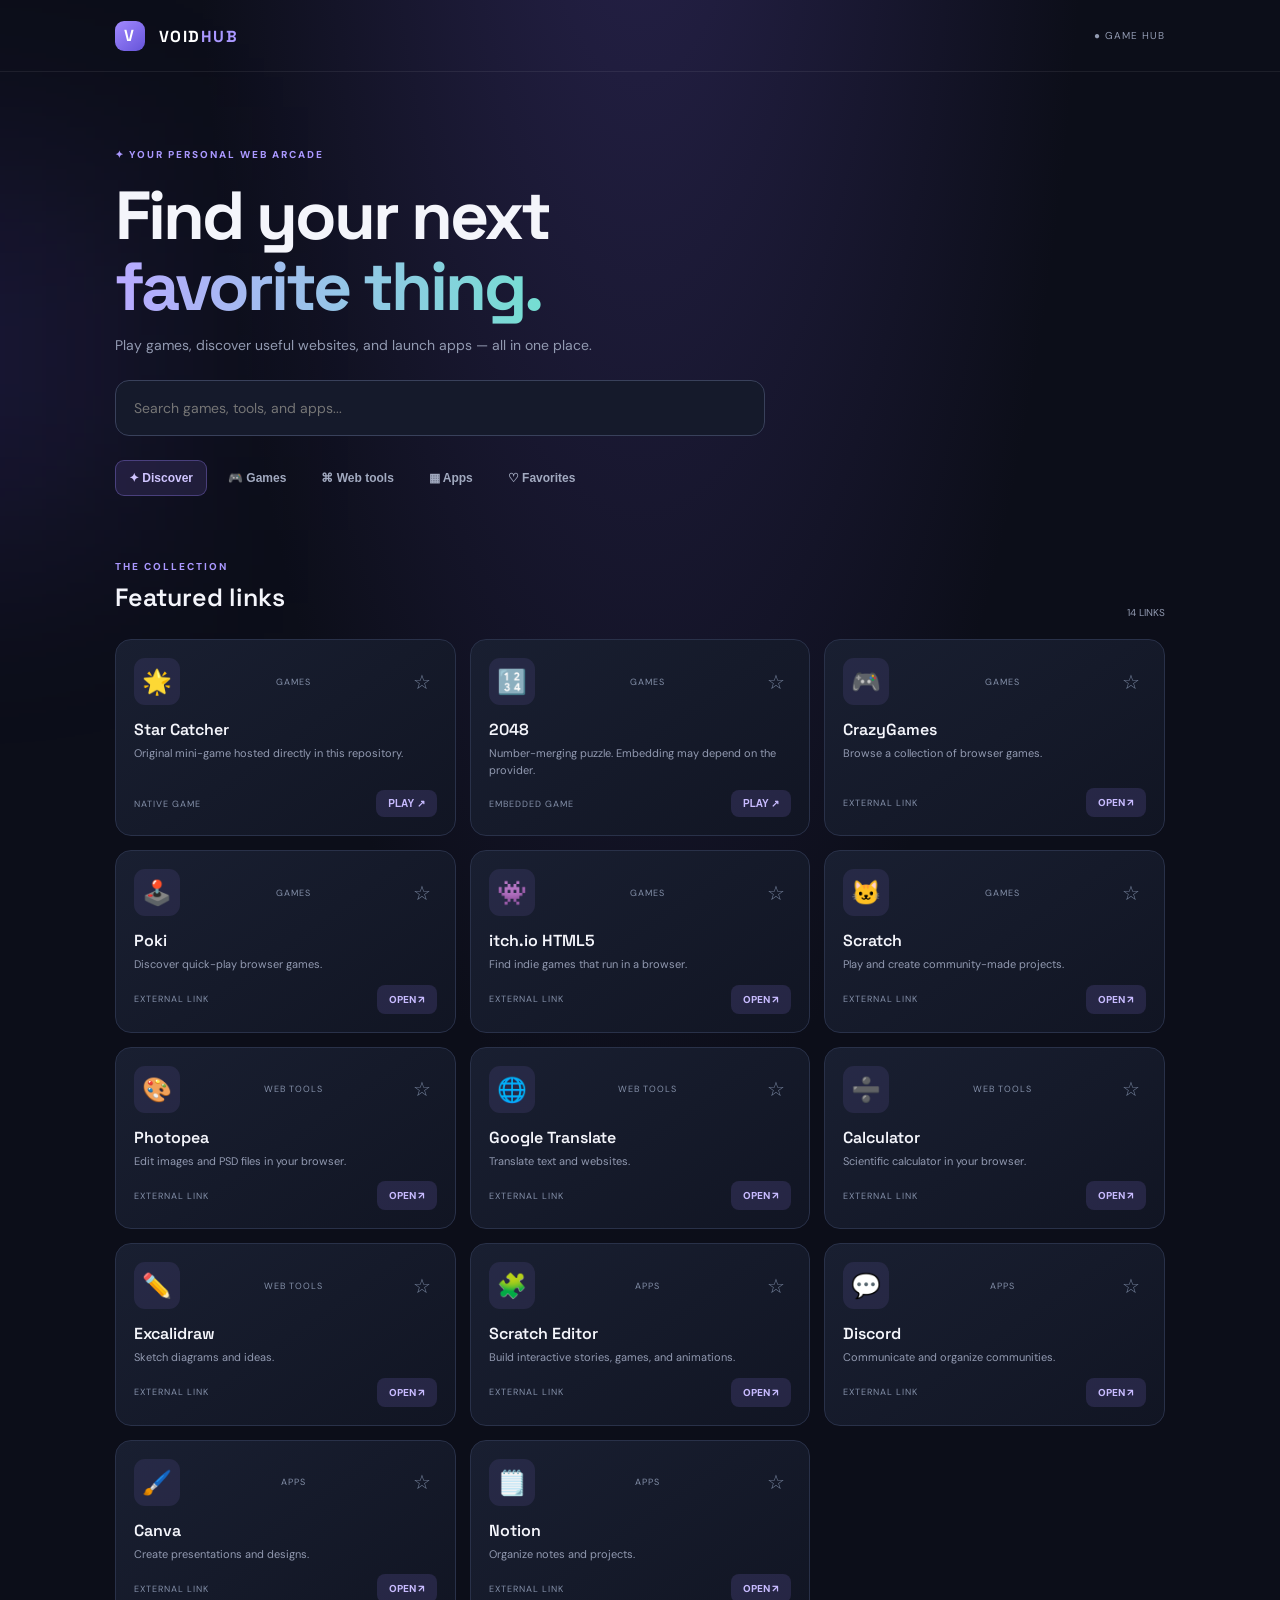
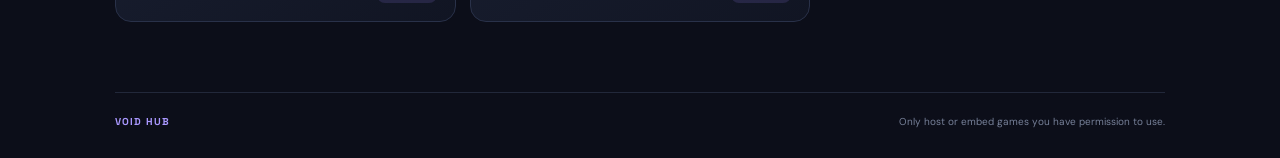
<file: index.html>
<!doctype html>
<html lang="en"><head><meta charset="utf-8"><meta name="viewport" content="width=device-width,initial-scale=1"><meta name="theme-color" content="#0c0e19"><title>VOID HUB</title><link rel="stylesheet" href="styles.css"></head>
<body><div class="glow"></div><header><a class="brand" href="#"><b>V</b> VOID<span>HUB</span></a><span class="status">● GAME HUB</span></header>
<main><section class="hero"><small>✦ YOUR PERSONAL WEB ARCADE</small><h1>Find your next<br><em>favorite thing.</em></h1><p>Play games, discover useful websites, and launch apps — all in one place.</p><input id="search" type="search" placeholder="Search games, tools, and apps..."><nav><button class="active" data-filter="all">✦ Discover</button><button data-filter="Games">🎮 Games</button><button data-filter="Web tools">⌘ Web tools</button><button data-filter="Apps">▦ Apps</button><button data-filter="Favorites">♡ Favorites</button></nav></section>
<section><div class="heading"><div><small>THE COLLECTION</small><h2 id="heading">Featured links</h2></div><span id="count"></span></div><div id="cards" class="cards"></div><div id="empty" hidden>Nothing found. Try another search.</div></section><footer>VOID HUB <span>Only host or embed games you have permission to use.</span></footer></main>
<dialog id="player"><div class="playerbar"><div><b id="gameTitle">Game</b><small id="gameMode">VOID HUB PLAYER</small></div><div><button id="fullscreen">⛶ Fullscreen</button><button id="close">×</button></div></div><div id="stage"></div><div class="playerfoot"><span id="hint">Some games require an internet connection.</span><a id="external" target="_blank" rel="noopener" hidden>Open game in new tab ↗</a></div></dialog>
<dialog id="settings"><form method="dialog"><h2>Hub settings</h2><p>Favorites are saved in this browser. Edit <code>app.js</code> to add games and links.</p><label><input id="newtab" type="checkbox" checked> Open ordinary links in a new tab</label><button>Done</button></form></dialog><script src="app.js"></script></body></html>
</file>
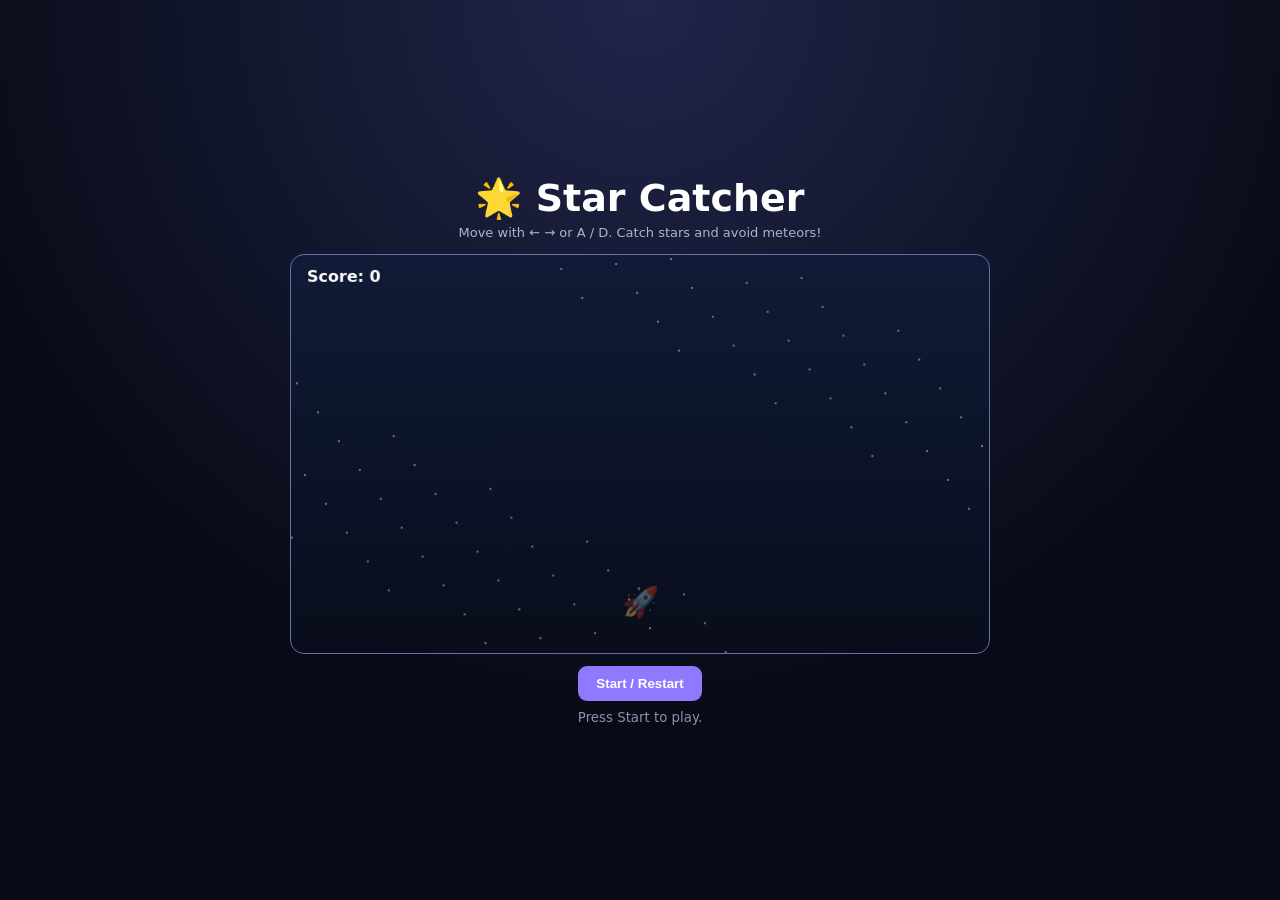
<file: index (1).html>
<!doctype html><html lang="en"><head><meta charset="utf-8"><meta name="viewport" content="width=device-width,initial-scale=1"><title>Star Catcher</title><style>
*{box-sizing:border-box}body{margin:0;background:radial-gradient(circle at top,#20254a,#080b16 65%);color:#fff;font-family:system-ui,sans-serif;display:grid;place-items:center;min-height:100vh}.wrap{width:min(100%,760px);padding:18px;text-align:center}h1{margin:0 0 5px;font-size:clamp(24px,5vw,38px)}p{margin:0 0 14px;color:#aab4d0;font-size:13px}canvas{width:100%;max-width:700px;aspect-ratio:7/4;background:linear-gradient(#101b37,#090d1b);border:1px solid #6572a5;border-radius:14px;display:block;margin:auto;touch-action:none}button{margin-top:12px;border:0;border-radius:9px;padding:10px 18px;background:#9078ff;color:#fff;font-weight:700;cursor:pointer}small{display:block;color:#8792b1;margin-top:9px}</style></head><body><main class="wrap"><h1>🌟 Star Catcher</h1><p>Move with ← → or A / D. Catch stars and avoid meteors!</p><canvas id="game" width="700" height="400"></canvas><button id="restart">Start / Restart</button><small id="status">Press Start to play.</small></main><script>
const c=document.querySelector("#game"),x=c.getContext("2d"),status=document.querySelector("#status");let ship,stars,rocks,keys={},score=0,running=false,best=0,last=0,spawnAt=0;try{best=+(localStorage.getItem("starCatcherBest")||0)}catch{}
function reset(){ship={x:350,y:350,w:44,h:24};stars=[];rocks=[];keys={};score=0;running=true;last=0;spawnAt=0;requestAnimationFrame(loop)}
function hit(a,b){return Math.abs(a.x-b.x)<a.w/2+b.r&&Math.abs(a.y-b.y)<a.h/2+b.r}
function draw(){x.clearRect(0,0,700,400);for(let i=0;i<70;i++){x.fillStyle="#ffffff66";x.fillRect(i*97%700,(i*53+Date.now()*.012)%400,2,2)}x.textAlign="center";x.font="30px sans-serif";x.fillText("🚀",ship.x,ship.y+9);stars.forEach(s=>{x.font="25px sans-serif";x.fillText("⭐",s.x,s.y+8)});rocks.forEach(r=>{x.font="27px sans-serif";x.fillText("☄️",r.x,r.y+8)});x.textAlign="left";x.font="bold 16px system-ui";x.fillStyle="white";x.fillText("Score: "+score,16,27)}
function loop(t){if(!running)return;let d=Math.min((t-last)/16.7||1,2);last=t;if(keys.ArrowLeft||keys.a)ship.x-=5*d;if(keys.ArrowRight||keys.d)ship.x+=5*d;ship.x=Math.max(25,Math.min(675,ship.x));if(t-spawnAt>620){if(Math.random()<.7)stars.push({x:20+Math.random()*660,y:-15,r:9,s:2+Math.random()*2});else rocks.push({x:20+Math.random()*660,y:-20,r:13,s:2.5+Math.random()*2});spawnAt=t}stars.forEach(s=>s.y+=s.s*d);rocks.forEach(r=>r.y+=r.s*d);stars=stars.filter(s=>{if(hit(ship,s)){score++;return false}return s.y<420});for(const r of rocks)if(hit(ship,r)){running=false;best=Math.max(best,score);try{localStorage.setItem("starCatcherBest",best)}catch{}status.textContent=`Game over! Score ${score} · Best ${best}. Press Start to retry.`}rocks=rocks.filter(r=>r.y<420);draw();if(running){status.textContent=`Score: ${score} · Best: ${best}`;requestAnimationFrame(loop)}}
addEventListener("keydown",e=>{if(["ArrowLeft","ArrowRight"," "].includes(e.key))e.preventDefault();keys[e.key]=true});addEventListener("keyup",e=>keys[e.key]=false);document.querySelector("#restart").onclick=reset;ship={x:350,y:350,w:44,h:24};stars=[];rocks=[];draw();
</script></body></html>
</file>
<file: styles.css>
@import url('https://fonts.googleapis.com/css2?family=DM+Sans:wght@400;600;700;800&family=Space+Grotesk:wght@500;600;700&display=swap');
:root{color-scheme:dark;--bg:#0c0e19;--panel:#151a2b;--line:#293149;--muted:#929ab1;--purple:#a18aff;--cyan:#62d9d0}*{box-sizing:border-box}body{margin:0;background:radial-gradient(ellipse at 50% -20%,#28234d,transparent 50%),var(--bg);color:#f4f5fb;font-family:'DM Sans',sans-serif}.glow{position:fixed;z-index:-1;width:350px;height:350px;filter:blur(110px);background:#785bff22;top:180px;left:-220px}header{height:72px;border-bottom:1px solid #ffffff12;display:flex;align-items:center;justify-content:space-between;padding:0 max(22px,calc((100vw - 1050px)/2))}.brand{color:white;text-decoration:none;font:700 16px 'Space Grotesk';letter-spacing:1.5px}.brand b{display:inline-grid;place-items:center;background:linear-gradient(140deg,#a28aff,#6553d9);border-radius:9px;width:30px;height:30px;margin-right:8px}.brand span{color:#aa98ff}.status{font-size:10px;color:var(--muted);letter-spacing:1px}main{width:min(100% - 40px,1050px);margin:auto}.hero{padding:70px 0 38px}.hero small,section small{color:#aa98ff;font-size:10px;font-weight:800;letter-spacing:2px}.hero h1{font:700 clamp(42px,7vw,68px)/1.04 'Space Grotesk';letter-spacing:-3px;margin:18px 0 12px}.hero em{font-style:normal;background:linear-gradient(90deg,#b9aaff,#75ded2);background-clip:text;color:transparent}.hero p{color:var(--muted);font-size:14px;margin-bottom:26px}#search{width:min(100%,650px);height:56px;border:1px solid #39415b;border-radius:14px;background:#151a2b;color:white;padding:0 18px;font:14px 'DM Sans';outline:none}#search:focus{border-color:var(--purple)}nav{display:flex;gap:7px;flex-wrap:wrap;margin-top:24px}nav button,.playerbar button,dialog form button{border:1px solid transparent;border-radius:9px;padding:10px 13px;background:transparent;color:#a2aac0;cursor:pointer;font-weight:700;font-size:12px}nav button.active{background:#9c83ff20;border-color:#9c83ff55;color:#d0c5ff}.heading{display:flex;justify-content:space-between;align-items:end;margin:20px 0}.heading h2{font:600 25px 'Space Grotesk';margin:6px 0}.heading span{font-size:10px;color:var(--muted)}.cards{display:grid;grid-template-columns:repeat(3,minmax(0,1fr));gap:14px;margin-bottom:70px}.card{background:linear-gradient(145deg,#191f31,#111523);border:1px solid var(--line);border-radius:16px;padding:18px;min-height:170px;display:flex;flex-direction:column}.card:hover{border-color:#675b98;transform:translateY(-2px)}.cardtop,.cardbottom{display:flex;align-items:center;justify-content:space-between}.emoji{font-size:24px;background:#9c83ff1b;border-radius:11px;padding:8px}.category,.kind{font-size:9px;letter-spacing:1px;color:#8490a9;text-transform:uppercase}.fav{border:0;background:none;color:#73809a;font-size:20px;cursor:pointer}.fav.saved{color:#ffc86a}.card h3{font:600 16px 'Space Grotesk';margin:14px 0 5px}.card p{font-size:11px;line-height:1.5;color:var(--muted);margin:0 0 12px}.cardbottom{margin-top:auto}.action{border:0;border-radius:8px;background:#9c83ff25;color:#c8bbff;padding:8px 12px;font-size:10px;font-weight:800;cursor:pointer;text-decoration:none}.action:hover{background:#9c83ff50}footer{border-top:1px solid #22283a;padding:22px 0 30px;color:#aa98ff;font:700 10px 'Space Grotesk';letter-spacing:1px;display:flex;justify-content:space-between}footer span{color:#778199;font:10px 'DM Sans';letter-spacing:0}dialog{border:1px solid #343b51;border-radius:16px;background:#111626;color:white;box-shadow:0 25px 100px #000b}dialog::backdrop{background:#050711dd;backdrop-filter:blur(6px)}#player{width:min(1100px,calc(100% - 24px));max-width:none;padding:14px}.playerbar{display:flex;justify-content:space-between;align-items:center;margin-bottom:12px}.playerbar b,.playerbar small{display:block}.playerbar small{color:#8993ad;font-size:9px;letter-spacing:1px;margin-top:4px}.playerbar button{background:#1a2134;border:1px solid var(--line);color:#dce1ef}#stage{height:min(68vh,650px);min-height:280px;background:#070a13;border:1px solid var(--line);border-radius:10px;overflow:hidden}#stage iframe{width:100%;height:100%;border:0;display:block}.playerfoot{display:flex;justify-content:space-between;gap:12px;color:#8792ab;font-size:10px;padding:12px 2px 0}.playerfoot a{color:#bbaeff}#settings{width:min(420px,calc(100% - 28px));padding:24px}#settings p{color:var(--muted);font-size:12px;line-height:1.6}#settings form>button{background:#8068e9;color:white;width:100%;margin-top:18px}#settings label{font-size:12px}#settings input{accent-color:#9c83ff}#empty{text-align:center;padding:50px;color:var(--muted)}@media(max-width:740px){.cards{grid-template-columns:repeat(2,minmax(0,1fr))}}@media(max-width:500px){main{width:calc(100% - 30px)}header{padding:0 15px}.hero{padding-top:48px}.hero h1{letter-spacing:-2px}.cards{grid-template-columns:1fr}footer{flex-direction:column;gap:8px}#stage{height:64vh;min-height:250px}.playerbar button:first-child{font-size:0}.playerbar button:first-child:first-letter{font-size:14px}}
</file>
